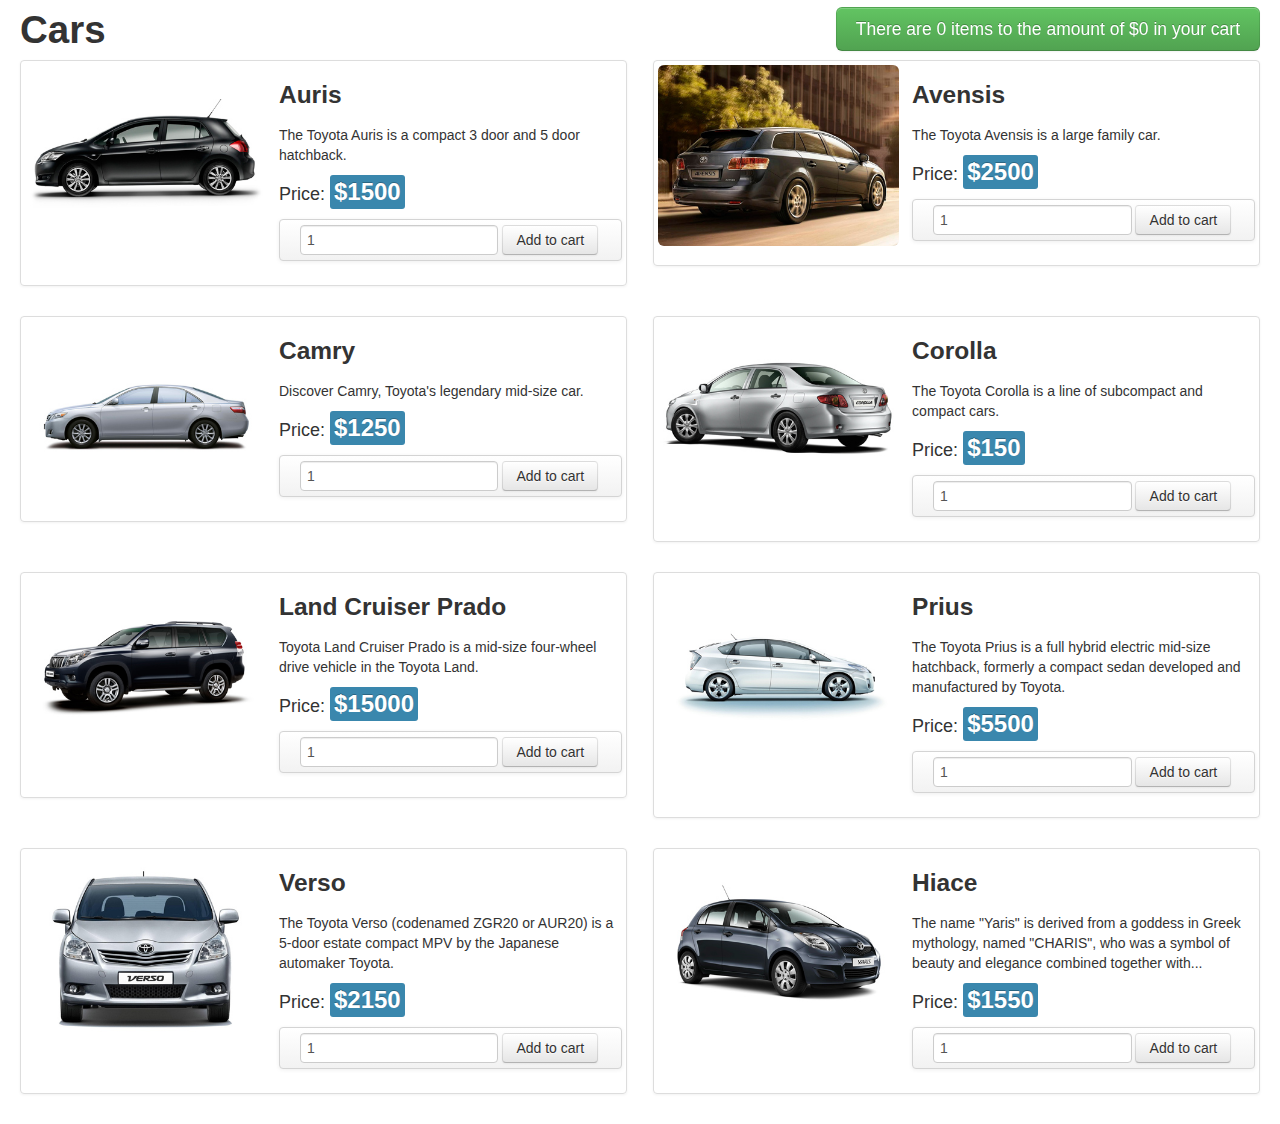
<file: shopcart/index.html>
<!DOCTYPE html>
<html>
<head>
    <title>Shop</title>
    <meta charset="utf-8">
    <!-- Bootstrap -->
    <link rel="stylesheet" href="./css/bootstrap.min.css" media="screen">
    <link rel="stylesheet" href="./css/style.css"/>
</head>
<body>
<div class="container-fluid">
    <h1 class="shop">Cars</h1>
    <h1 class="cart">Your shop cart <a class="go-back btn btn-large btn-success cart" href="#">Go back to shop</a></h1>

    <div id="messages">
    </div>

    <div id="products" class="shop">
    </div>

    <div id="cart" class="cart">
    </div>

    <div id="cart-block" class="shop">
    </div>

</div>
<script data-main="js/main" src="./js/libraries/require.js"></script>
</body>
</html>
</file>
<file: shopcart/css/style.css>
.container-fluid {
    position: relative;
}
.cart {
    display: none;
}
.go-back {
    float: right;
}
#cart-block {
    position: fixed;
    right: 20px;
    top: 7px;
}
#cart,
h1.cart,
#cart-other {
    margin-left: auto;
    margin-right: auto;
    width: 800px;
}
#cart-other {
    margin-bottom: 20px;
}
#messages {
    position: fixed;
    left: 150px;
    top: 10px;
    width: 400px;
    z-index: 10;
}

.price {
    font-size: 18px;
    margin-top: 10px;
}
.price span {
    line-height: 30px;
}
.price span.label {
    font-size: 24px;
}
#cart .price {
    font-size: 16px;
    margin-top: 7px;
    margin-bottom: 0;
}
#cart .price span {
    line-height: 22px;
}
.alert {
    margin-bottom: 5px;
}
#cart-other .price-total {
    float: right;
    margin: 0;
    text-align: right;
}
</file>
